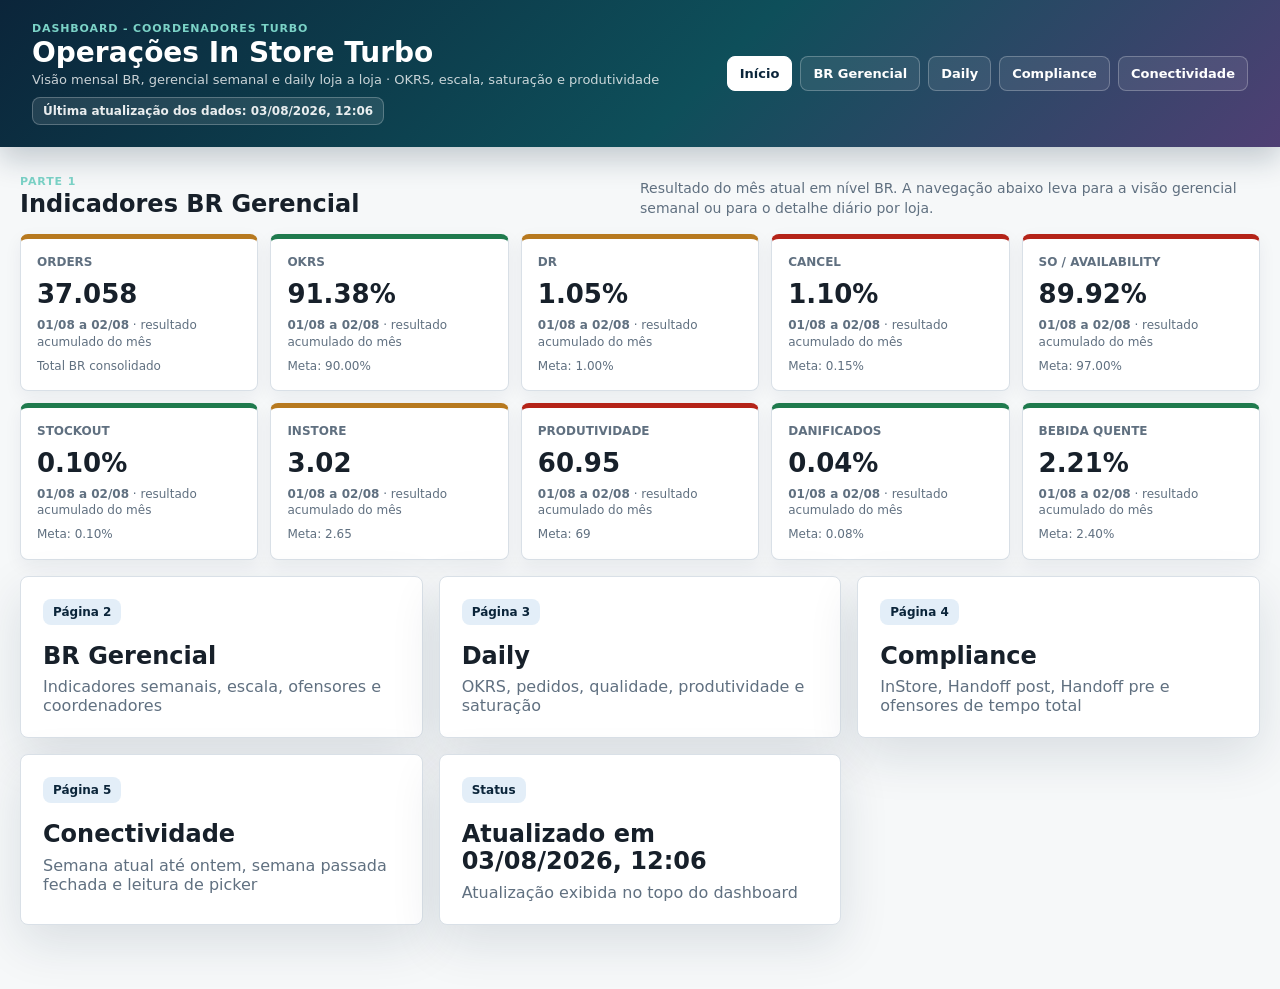
<file: index.html>
<!doctype html>
<html lang="pt-BR">
  <head>
    <meta charset="utf-8" />
    <meta name="viewport" content="width=device-width, initial-scale=1" />
    <title>Operações In Store Turbo - 27/04/2026</title>
    <link rel="stylesheet" href="./styles.css" />
  </head>
  <body>
    <header class="topbar">
      <div>
        <p class="eyebrow">Dashboard - Coordenadores Turbo</p>
        <h1>Operações In Store Turbo</h1>
        <p class="meta">Visão mensal BR, gerencial semanal e daily loja a loja · OKRS, escala, saturação e produtividade</p>
        <p class="update-stamp" id="data-updated-at">Última atualização dos dados: carregando...</p>
      </div>
      <nav class="tabs" aria-label="Seções do dashboard">
        <a href="#home">Início</a>
        <a href="#br">BR Gerencial</a>
        <a href="#daily">Daily</a>
        <a href="#service">Compliance</a>
        <a href="#connectivity">Conectividade</a>
      </nav>
    </header>

    <main>
      <section id="home" class="section home-section">
        <div class="section-title">
          <div>
            <p class="eyebrow">Parte 1</p>
            <h2>Indicadores BR Gerencial</h2>
          </div>
          <p class="section-note">Resultado do mês atual em nível BR. A navegação abaixo leva para a visão gerencial semanal ou para o detalhe diário por loja.</p>
        </div>
        <div class="kpi-grid dense" id="month-kpis"></div>
        <div class="home-grid">
          <a class="home-card" href="#br">
            <span>Página 2</span>
            <strong>BR Gerencial</strong>
            <em>Indicadores semanais, escala, ofensores e coordenadores</em>
          </a>
          <a class="home-card" href="#daily">
            <span>Página 3</span>
            <strong>Daily</strong>
            <em>OKRS, pedidos, qualidade, produtividade e saturação</em>
          </a>
          <a class="home-card" href="#service">
            <span>Página 4</span>
            <strong>Compliance</strong>
            <em>InStore, Handoff post, Handoff pre e ofensores de tempo total</em>
          </a>
          <a class="home-card" href="#connectivity">
            <span>Página 5</span>
            <strong>Conectividade</strong>
            <em>Semana atual até ontem, semana passada fechada e leitura de picker</em>
          </a>
          <div class="home-card home-card-static">
            <span>Status</span>
            <strong id="home-update-card">Dados carregados</strong>
            <em>Atualização exibida no topo do dashboard</em>
          </div>
        </div>
      </section>

      <section id="br" class="section">
        <div class="section-title">
          <div>
            <p class="eyebrow">Parte 1</p>
            <h2>Indicadores BR Gerencial</h2>
          </div>
          <p class="section-note">Visão mês vs última semana com foco em produtividade, qualidade, disponibilidade e ofensores.</p>
        </div>

        <div class="kpi-grid dense" id="br-kpis"></div>

        <article class="panel br-compare-panel">
          <div class="panel-head">
            <h3>Mês x Última Semana</h3>
            <span class="pill">BR</span>
          </div>
          <p class="chart-note">Comparação entre Abril MTD e última semana fechada, com delta absoluto e direção operacional.</p>
          <div class="table-wrap compare-table-wrap">
            <table id="br-compare-table" class="compare-table"></table>
          </div>
        </article>

        <article class="panel weekly-instore-panel">
          <div class="panel-head">
            <h3>InStore - últimas 4 semanas</h3>
            <span class="pill">Assign + Picking + Packing</span>
          </div>
          <p class="chart-note">Barras empilhadas mostram a composição do InStore. As linhas mostram produtividade e lojas dentro da meta de InStore ≤ 2.57.</p>
          <div class="chart-shell weekly-instore-shell">
            <canvas id="weekly-instore-chart" height="560"></canvas>
          </div>
          <div class="table-wrap">
            <table id="weekly-instore-table" class="compact-table"></table>
          </div>
        </article>

        <article class="panel">
          <div class="panel-head">
            <h3>Compliance BR</h3>
            <span class="pill" id="br-picking-compliance-pill">Última semana fechada</span>
          </div>
          <div class="table-wrap sticky-head-wrap">
            <table id="br-picking-compliance-table" class="compact-table"></table>
          </div>
        </article>

        <article class="panel insight-panel">
          <div class="panel-head">
            <h3>Principais insights</h3>
            <span class="pill danger">Atenção</span>
          </div>
          <ul id="br-insights" class="insight-list"></ul>
        </article>

        <article class="panel">
          <div class="panel-head">
            <h3>Prioridades de lojas ofensoras</h3>
            <span class="pill">Mês + semana + escala</span>
          </div>
          <div class="table-wrap">
            <table id="offenders-table"></table>
          </div>
        </article>
      </section>

      <section id="daily" class="section">
        <div class="section-title">
          <div>
            <p class="eyebrow">Daily</p>
            <h2>Daily</h2>
          </div>
          <p class="section-note">Painel por loja com resultado do dia anterior, detalhes operacionais e leitura de saturação quando disponível.</p>
        </div>

        <article class="panel">
          <div class="panel-head">
            <h3>Resultado D-1 BR</h3>
            <span class="pill" id="daily-br-date-pill">D-1</span>
          </div>
          <div class="kpi-grid dense" id="daily-br-kpis"></div>
        </article>

        <article class="panel">
          <div class="panel-head">
            <h3>InStore e Handoff compliance BR</h3>
            <span class="pill" id="daily-service-compliance-pill">D-1</span>
          </div>
          <div class="kpi-grid dense" id="daily-service-compliance-kpis"></div>
        </article>

        <article class="panel">
          <div class="panel-head">
            <h3>Gerencial BR por hora</h3>
            <span class="pill">Orders · InStore · Handoff</span>
          </div>
          <div class="table-wrap sticky-head-wrap">
            <table id="daily-br-hourly-table" class="compact-table"></table>
          </div>
        </article>

        <article class="panel">
          <div class="panel-head">
            <h3>InStore compliance por loja</h3>
            <span class="pill">Todas as lojas</span>
          </div>
          <div class="table-wrap sticky-head-wrap">
            <table id="daily-store-compliance-table" class="compact-table"></table>
          </div>
        </article>

        <article class="panel">
          <div class="panel-head">
            <h3>Resumo D-1 por loja</h3>
            <span class="pill" id="daily-date-pill">D-1</span>
          </div>
          <div class="daily-controls">
            <label for="daily-store-select">Loja</label>
            <select id="daily-store-select"></select>
          </div>
          <div class="kpi-grid dense" id="daily-kpis"></div>
          <div id="daily-store-detail" class="daily-detail"></div>
        </article>

        <article class="panel">
          <div class="panel-head">
            <h3>Loja por hora</h3>
            <span class="pill" id="daily-store-hourly-pill">Orders · InStore · Handoff</span>
          </div>
          <div class="table-wrap sticky-head-wrap">
            <table id="daily-store-hourly-table" class="compact-table"></table>
          </div>
        </article>

        <article class="panel">
          <div class="panel-head">
            <h3>Tempos e orders por picker</h3>
            <span class="pill danger">Ofensores da loja</span>
          </div>
          <div class="table-wrap">
            <table id="daily-picker-table" class="compact-table"></table>
          </div>
        </article>

        <article class="panel">
          <div class="panel-head">
            <h3>Compliance D-1</h3>
            <span class="pill" id="daily-picking-compliance-pill">D-1</span>
          </div>
          <div class="table-wrap sticky-head-wrap">
            <table id="daily-picking-compliance-table" class="compact-table"></table>
          </div>
        </article>

        <article class="panel">
          <div class="panel-head">
            <h3>Ranking de atenção D-1</h3>
            <span class="pill danger">Todas as lojas</span>
          </div>
          <div class="table-wrap">
            <table id="daily-table" class="compact-table"></table>
          </div>
        </article>
      </section>

      <section id="service" class="section">
        <div class="section-title">
          <div>
            <p class="eyebrow">Compliance</p>
            <h2>InStore e Handoff</h2>
          </div>
          <p class="section-note">Semana passada fechada com metas fixas: InStore ≤ 2,6, Handoff post ≤ 0,9 e Handoff pre ≤ 1,5. A visão destaca lojas com tempo total acima de 12 e a etapa mais ofensora.</p>
        </div>

        <article class="panel">
          <div class="panel-head">
            <h3>Resumo BR da semana</h3>
            <span class="pill" id="service-period-pill">Semana passada</span>
          </div>
          <div class="kpi-grid dense" id="service-kpis"></div>
        </article>

        <article class="panel">
          <div class="panel-head">
            <h3>Compliance BR por dia</h3>
            <span class="pill">Dia da semana</span>
          </div>
          <div class="table-wrap sticky-head-wrap">
            <table id="service-day-table" class="compact-table"></table>
          </div>
        </article>

        <article class="panel">
          <div class="panel-head">
            <h3>Lojas com tempo total acima de 12</h3>
            <span class="pill danger">Ofensores</span>
          </div>
          <div class="table-wrap sticky-head-wrap">
            <table id="service-offenders-table" class="compact-table"></table>
          </div>
        </article>

        <article class="panel">
          <div class="panel-head">
            <h3>Visão geral por loja</h3>
            <span class="pill">Semana fechada</span>
          </div>
          <div class="table-wrap sticky-head-wrap">
            <table id="service-store-table" class="compact-table"></table>
          </div>
        </article>

        <article class="panel">
          <div class="panel-head">
            <h3>Loja por dia da semana</h3>
            <span class="pill">Todas as lojas</span>
          </div>
          <div class="daily-controls">
            <label for="service-store-filter">Loja</label>
            <select id="service-store-filter"></select>
          </div>
          <div class="table-wrap sticky-head-wrap">
            <table id="service-store-day-table" class="compact-table"></table>
          </div>
        </article>
      </section>

      <section id="escala" class="section">
        <div class="section-title">
          <div>
            <p class="eyebrow">Parte 1.2</p>
            <h2>Pickers, forecast e escala</h2>
          </div>
          <p class="section-note">A visão usa a fórmula customizada de pickers necessários, considerando tempo em loja, orders por hora e apoio de recebimento.</p>
        </div>

        <article class="panel gap-panel">
            <div class="panel-head">
              <h3>Gap gerencial por loja</h3>
              <span class="pill warning">Todas as lojas</span>
            </div>
            <div class="chart-shell extra-tall">
              <canvas id="pickerGapChart" height="720"></canvas>
            </div>
            <div class="table-wrap">
              <table id="picker-gap-table" class="compact-table"></table>
            </div>
        </article>

        <article class="panel">
          <div class="panel-head">
            <h3>Sugestão de ajuste de HC</h3>
            <span class="pill warning">HC Preview + Delta BR</span>
          </div>
          <p class="chart-note">Need HC considera escala operacional por dia: madrugada, AM, PM e intermediários para picos, jornada 7h20, 6x1, sábado com time completo, dias úteis com 20% de folga e domingo com 30% do time em folga. Helppi entra só como cobertura pontual de pico, limitado a 3 por dia e 6 por semana por loja.</p>
          <div class="kpi-grid dense hc-summary" id="hc-adjust-summary"></div>
          <div class="table-wrap">
            <table id="hc-adjust-table" class="compact-table"></table>
          </div>
          <div class="table-wrap slim">
            <table id="hc-transfer-table" class="compact-table"></table>
          </div>
        </article>

        <article class="panel">
          <div class="panel-head">
            <h3>Sugestão de escala - lojas ofensoras</h3>
            <span class="pill danger">Top 5 InStore</span>
          </div>
          <p class="chart-note">Sugestão por dia e turno para as 5 lojas mais ofensoras em InStore. Jornada usada: 7h20. Domingo considera 30% do time em folga.</p>
          <div class="table-wrap">
            <table id="offender-schedule-table" class="compact-table"></table>
          </div>
        </article>

      </section>

      <section id="connectivity" class="section">
        <div class="section-title">
          <div>
            <p class="eyebrow">Parte 1.3</p>
            <h2>Conectividade</h2>
          </div>
          <p class="section-note">Leitura concentrada de conectividade, picking, intervalos, reception e outras atividades. A semana atual respeita o corte de ontem.</p>
        </div>

        <article class="panel">
          <div class="panel-head">
            <h3>Gerencial BR da semana atual</h3>
            <span class="pill" id="connectivity-current-pill">Semana atual</span>
          </div>
          <p class="chart-note">Modelo BR por dia e hora com separação entre picking, rest, reception e outras atividades. O delta usa apenas `pickers in picking` contra o need.</p>
          <div class="matrix-legend">
            <span><i class="heat bad"></i> Delta negativo</span>
            <span><i class="heat ok"></i> Cobertura neutra</span>
            <span><i class="heat good"></i> Sobra de cobertura</span>
          </div>
          <div class="table-wrap matrix-wrap">
            <table id="connectivity-current-table" class="matrix-table"></table>
          </div>
        </article>

        <article class="panel">
          <div class="panel-head">
            <h3>Semana passada completa por dia</h3>
            <span class="pill">Fechada</span>
          </div>
          <div class="table-wrap matrix-wrap">
            <table id="connectivity-previous-table" class="matrix-table"></table>
          </div>
        </article>

        <article class="panel">
          <div class="panel-head">
            <h3>Pickers ofensores da semana atual</h3>
            <span class="pill danger">Baixa aderência ao picking</span>
          </div>
          <p class="chart-note">Mostra pickers que apareceram em mais de 4 dias na semana e concentraram menos tempo no módulo de picking.</p>
          <div class="table-wrap sticky-head-wrap">
            <table id="connectivity-picker-offenders-table" class="compact-table"></table>
          </div>
        </article>

        <article class="panel">
          <div class="panel-head">
            <h3>Visão por loja</h3>
            <span class="pill">Filtro único</span>
          </div>
          <div class="daily-controls">
            <label for="connectivity-store-filter">Loja</label>
            <select id="connectivity-store-filter"></select>
          </div>
          <div class="connectivity-store-grid">
            <div>
              <div class="panel-subhead">
                <h4>Semana atual</h4>
                <span class="pill" id="connectivity-store-current-pill">Até ontem</span>
              </div>
              <div class="table-wrap matrix-wrap">
                <table id="connectivity-store-current-table" class="matrix-table store-matrix"></table>
              </div>
            </div>
            <div>
              <div class="panel-subhead">
                <h4>Semana passada</h4>
                <span class="pill">Fechada</span>
              </div>
              <div class="table-wrap matrix-wrap">
                <table id="connectivity-store-previous-table" class="matrix-table store-matrix"></table>
              </div>
            </div>
          </div>
        </article>
      </section>

      <section id="coords" class="section">
        <div class="section-title">
          <div>
            <p class="eyebrow">Parte 2</p>
            <h2>Visão por coordenadores</h2>
          </div>
          <p class="section-note">Indicadores mês e última semana, leitura semana x semana, escala/headcount e sugestões práticas.</p>
        </div>

        <div id="coord-grid" class="coord-grid"></div>

        <article class="panel">
          <div class="panel-head">
            <h3>Compliance por coordenador</h3>
            <span class="pill" id="coord-picking-compliance-pill">Última semana fechada</span>
          </div>
          <div class="table-wrap sticky-head-wrap">
            <table id="coord-picking-compliance-table" class="compact-table"></table>
          </div>
        </article>
      </section>
    </main>

    <script src="./scale_data.js?v=20260706"></script>
    <script src="./okrs_data.js?v=20260706"></script>
    <script src="./hc_gap_data.js?v=20260706"></script>
    <script src="./daily_data.js?v=20260706"></script>
    <script src="./weekly_instore_data.js?v=20260706"></script>
    <script src="./service_compliance_data.js?v=20260706"></script>
    <script src="./app.js?v=20260706"></script>
  </body>
</html>
</file>
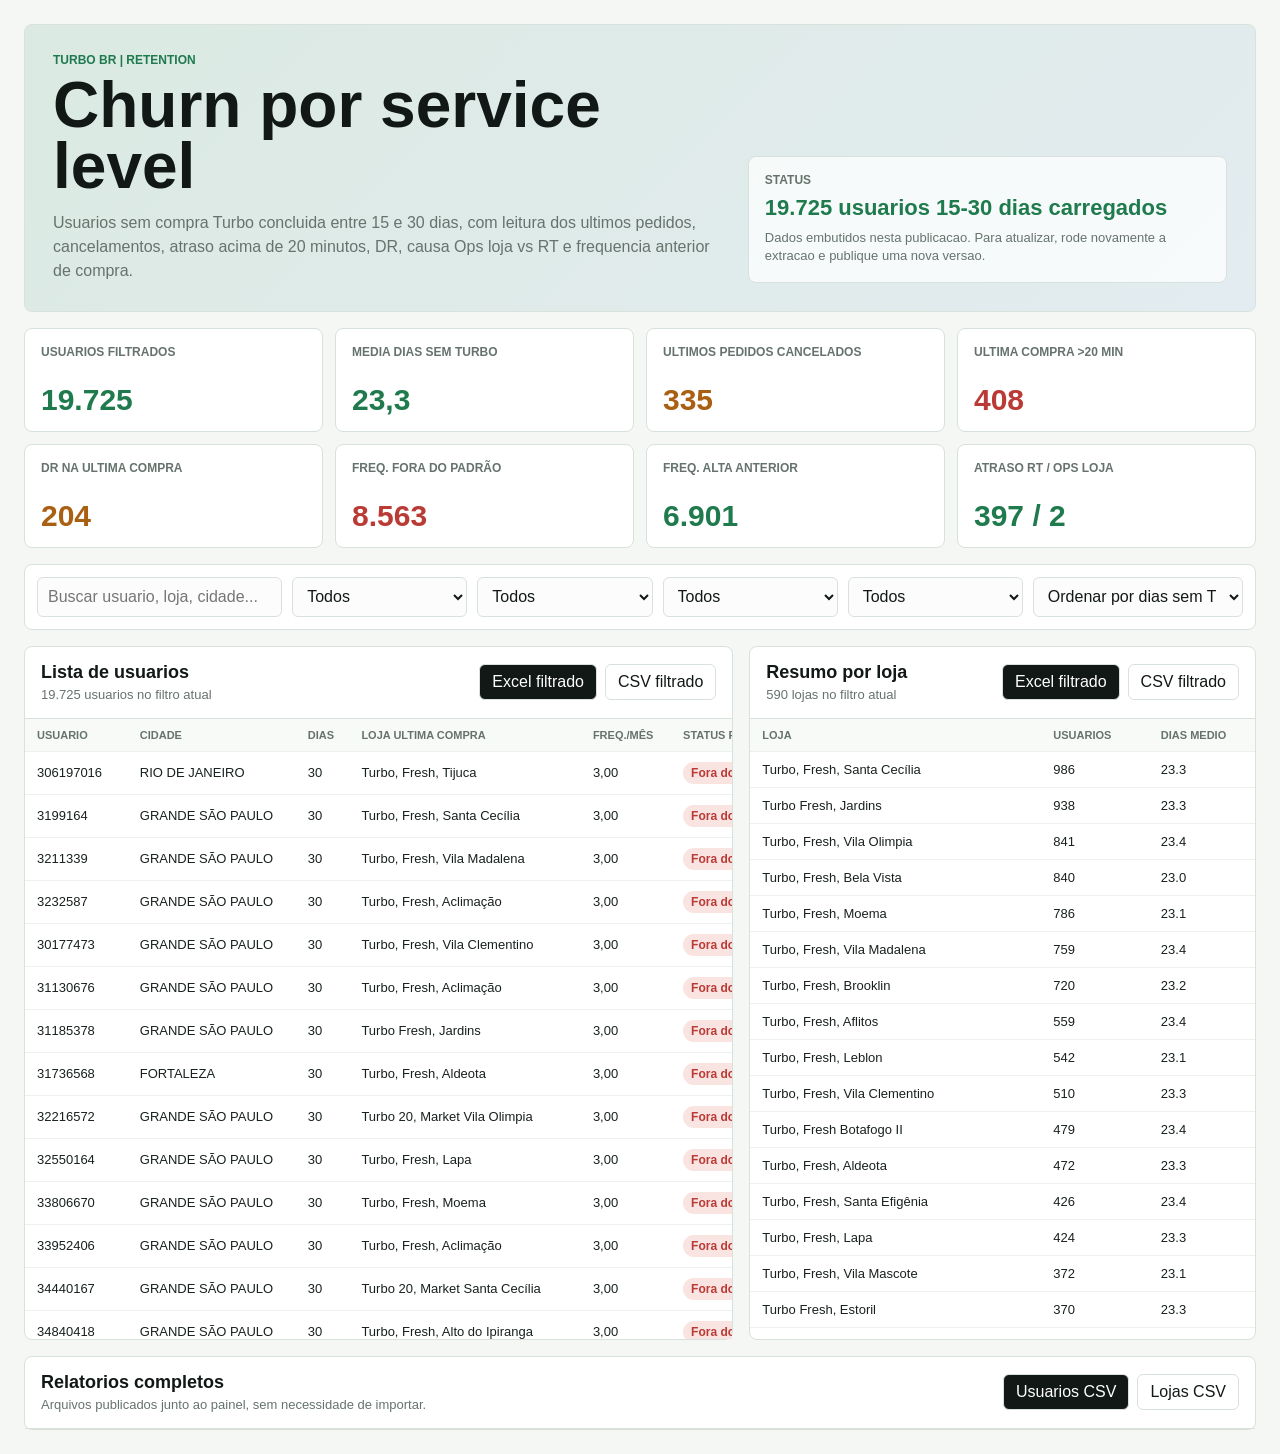
<file: dashboard/churn-service-level/index.html>
<!doctype html>
<html lang="pt-BR">
  <head>
    <meta charset="utf-8" />
    <meta name="viewport" content="width=device-width, initial-scale=1" />
    <title>Churn Turbo por Service Level</title>
    <meta name="description" content="Painel publico de churn Turbo por service level." />
    <link rel="stylesheet" href="styles.css" />
  </head>
  <body>
    <main class="page">
      <section class="hero">
        <div>
          <p class="eyebrow">Turbo BR | Retention</p>
          <h1>Churn por service level</h1>
          <p class="subtitle">
            Usuarios sem compra Turbo concluida entre 15 e 30 dias, com leitura dos ultimos pedidos,
            cancelamentos, atraso acima de 20 minutos, DR, causa Ops loja vs RT e frequencia anterior de compra.
          </p>
        </div>
        <div class="statusBox">
          <span>Status</span>
          <strong id="loadStatus">Carregando dados...</strong>
          <p>Dados embutidos nesta publicacao. Para atualizar, rode novamente a extracao e publique uma nova versao.</p>
        </div>
      </section>

      <section class="kpiGrid" aria-label="Resumo geral">
        <div class="kpi"><span>Usuarios filtrados</span><strong id="kpiUsers">-</strong></div>
        <div class="kpi"><span>Media dias sem Turbo</span><strong id="kpiDays">-</strong></div>
        <div class="kpi"><span>Ultimos pedidos cancelados</span><strong class="warn" id="kpiCancel">-</strong></div>
        <div class="kpi"><span>Ultima compra &gt;20 min</span><strong class="danger" id="kpiDelayed">-</strong></div>
        <div class="kpi"><span>DR na ultima compra</span><strong class="warn" id="kpiDr">-</strong></div>
        <div class="kpi"><span>Freq. fora do padrão</span><strong class="danger" id="kpiFrequencyOut">-</strong></div>
        <div class="kpi"><span>Freq. alta anterior</span><strong id="kpiHighFrequency">-</strong></div>
        <div class="kpi"><span>Atraso RT / Ops loja</span><strong id="kpiRoots">-</strong></div>
      </section>

      <section class="filters" aria-label="Filtros">
        <input id="query" placeholder="Buscar usuario, loja, cidade..." />
        <select id="serviceLevel"></select>
        <select id="cityFilter"></select>
        <select id="storeFilter"></select>
        <select id="flagFilter">
          <option>Todos</option>
          <option>Cancelados</option>
          <option>Atrasados &gt;20</option>
          <option>DR</option>
          <option>Frequência fora do padrão</option>
          <option>Frequência alta</option>
          <option>Ops loja</option>
          <option>RT</option>
        </select>
        <select id="sortKey">
          <option value="days_since_last_turbo">Ordenar por dias sem Turbo</option>
          <option value="purchase_frequency_month_before_last">Ordenar por frequência</option>
          <option value="consecutive_cancelled_orders">Ordenar por cancelamentos</option>
          <option value="last_deliver_to_user_min">Ordenar por tempo</option>
        </select>
      </section>

      <section class="split">
        <article class="panel">
          <div class="panelHead">
            <div>
              <h2>Lista de usuarios</h2>
              <p id="usersCount">-</p>
            </div>
            <div class="actions">
              <button id="downloadUsersExcel">Excel filtrado</button>
              <button id="downloadUsersCsv">CSV filtrado</button>
            </div>
          </div>
          <div class="tableWrap">
            <table>
              <thead>
                <tr>
                  <th>Usuario</th>
                  <th>Cidade</th>
                  <th>Dias</th>
                  <th>Loja ultima compra</th>
                  <th>Freq./mês</th>
                  <th>Status freq.</th>
                  <th>SL</th>
                  <th>Cancel.</th>
                  <th>DR</th>
                  <th>Causa</th>
                </tr>
              </thead>
              <tbody id="usersBody"></tbody>
            </table>
          </div>
        </article>

        <article class="panel">
          <div class="panelHead">
            <div>
              <h2>Resumo por loja</h2>
              <p id="storesCount">-</p>
            </div>
            <div class="actions">
              <button id="downloadStoresExcel">Excel filtrado</button>
              <button id="downloadStoresCsv">CSV filtrado</button>
            </div>
          </div>
          <div class="tableWrap">
            <table>
              <thead>
                <tr>
                  <th>Loja</th>
                  <th>Usuarios</th>
                  <th>Dias medio</th>
                  <th>Freq./mês</th>
                  <th>Fora padrão</th>
                  <th>&gt;20</th>
                  <th>DR</th>
                  <th>Cancel.</th>
                  <th>RT</th>
                  <th>Ops</th>
                </tr>
              </thead>
              <tbody id="storesBody"></tbody>
            </table>
          </div>
        </article>
      </section>

      <section class="panel wide">
        <div class="panelHead">
          <div>
            <h2>Relatorios completos</h2>
            <p>Arquivos publicados junto ao painel, sem necessidade de importar.</p>
          </div>
          <div class="actions">
            <a class="button" href="data/churn_users_report.csv" download>Usuarios CSV</a>
            <a class="button" href="data/churn_store_report.csv" download>Lojas CSV</a>
          </div>
        </div>
      </section>
    </main>
    <script src="app.js"></script>
  </body>
</html>
</file>
<file: styles.css>
:root {
  --ink: #17202a;
  --muted: #607080;
  --line: #d9e0e7;
  --paper: #f6f8f9;
  --panel: #ffffff;
  --navy: #0b253a;
  --teal: #006d77;
  --green: #1f7a4d;
  --green-soft: #dcefe5;
  --amber: #b7791f;
  --amber-soft: #fff1c7;
  --red: #b42318;
  --red-soft: #fce1dc;
  --blue-soft: #e3eef8;
  --violet: #6b4fa3;
  --shadow: 0 18px 50px rgba(18, 38, 63, 0.12);
  font-family: Inter, ui-sans-serif, system-ui, -apple-system, BlinkMacSystemFont, "Segoe UI", sans-serif;
}

* {
  box-sizing: border-box;
}

html {
  scroll-behavior: smooth;
}

body {
  margin: 0;
  color: var(--ink);
  background: var(--paper);
}

.topbar {
  position: sticky;
  top: 0;
  z-index: 10;
  display: flex;
  justify-content: space-between;
  gap: 28px;
  align-items: center;
  padding: 22px 32px;
  color: #fff;
  background: linear-gradient(135deg, #0b253a 0%, #0e4f5a 55%, #4f3f74 100%);
  box-shadow: 0 12px 28px rgba(11, 37, 58, 0.22);
}

.topbar h1 {
  margin: 3px 0 5px;
  font-size: 28px;
  line-height: 1.05;
  letter-spacing: 0;
}

.eyebrow {
  margin: 0;
  color: #7bd3c7;
  font-size: 11px;
  font-weight: 800;
  letter-spacing: 0.08em;
  text-transform: uppercase;
}

.meta {
  margin: 0;
  color: rgba(255, 255, 255, 0.78);
  font-size: 13px;
}

.update-stamp {
  display: inline-flex;
  margin: 10px 0 0;
  padding: 6px 10px;
  border: 1px solid rgba(255, 255, 255, 0.24);
  border-radius: 8px;
  color: rgba(255, 255, 255, 0.9);
  background: rgba(255, 255, 255, 0.1);
  font-size: 12px;
  font-weight: 800;
}

.tabs {
  display: flex;
  gap: 8px;
  flex-wrap: wrap;
  justify-content: flex-end;
}

.tabs a {
  color: #fff;
  text-decoration: none;
  border: 1px solid rgba(255, 255, 255, 0.25);
  padding: 9px 12px;
  border-radius: 8px;
  font-weight: 700;
  font-size: 13px;
  background: rgba(255, 255, 255, 0.08);
}

.tabs a.active {
  color: var(--navy);
  background: #fff;
  border-color: #fff;
}

main {
  width: min(1440px, calc(100% - 40px));
  margin: 28px auto 64px;
}

.section {
  margin-bottom: 36px;
}

body[data-page="home"] main > .section:not(#home),
body[data-page="gerencial"] #home,
body[data-page="gerencial"] #daily,
body[data-page="gerencial"] #service,
body[data-page="gerencial"] #connectivity,
body[data-page="daily"] #home,
body[data-page="daily"] #br,
body[data-page="daily"] #service,
body[data-page="daily"] #escala,
body[data-page="daily"] #coords,
body[data-page="daily"] #connectivity,
body[data-page="service"] #home,
body[data-page="service"] #br,
body[data-page="service"] #daily,
body[data-page="service"] #escala,
body[data-page="service"] #coords,
body[data-page="service"] #connectivity,
body[data-page="connectivity"] #home,
body[data-page="connectivity"] #br,
body[data-page="connectivity"] #daily,
body[data-page="connectivity"] #service,
body[data-page="connectivity"] #escala,
body[data-page="connectivity"] #coords {
  display: none;
}

.home-grid {
  display: grid;
  grid-template-columns: repeat(3, minmax(0, 1fr));
  gap: 16px;
}

.home-card {
  display: block;
  min-height: 145px;
  padding: 22px;
  color: var(--ink);
  text-decoration: none;
  border: 1px solid var(--line);
  border-radius: 8px;
  background: var(--panel);
  box-shadow: var(--shadow);
}

.home-card span {
  display: inline-flex;
  margin-bottom: 18px;
  padding: 6px 10px;
  border-radius: 8px;
  color: var(--navy);
  background: var(--blue-soft);
  font-size: 12px;
  font-weight: 900;
}

.home-card strong {
  display: block;
  font-size: 24px;
  line-height: 1.12;
}

.home-card em {
  display: block;
  margin-top: 8px;
  color: var(--muted);
  font-style: normal;
}

.home-card-static {
  cursor: default;
}

.section-title {
  display: flex;
  align-items: end;
  justify-content: space-between;
  gap: 20px;
  margin-bottom: 16px;
}

.section-title h2 {
  margin: 2px 0 0;
  font-size: 24px;
  letter-spacing: 0;
}

.section-note {
  max-width: 620px;
  margin: 0;
  color: var(--muted);
  font-size: 14px;
  line-height: 1.45;
}

.store-link {
  color: var(--navy);
  text-decoration: underline;
  text-decoration-thickness: 2px;
  text-underline-offset: 3px;
}

.daily-controls {
  display: flex;
  align-items: center;
  gap: 10px;
  margin: 0 0 16px;
}

.daily-controls label {
  color: var(--muted);
  font-size: 12px;
  font-weight: 900;
  text-transform: uppercase;
}

.daily-controls select {
  min-width: 280px;
  padding: 10px 12px;
  border: 1px solid var(--line);
  border-radius: 8px;
  color: var(--ink);
  background: #fff;
  font: inherit;
  font-weight: 800;
}

.daily-detail {
  margin-top: 16px;
}

.detail-band {
  display: grid;
  grid-template-columns: 0.7fr 1.3fr 1.3fr;
  gap: 12px;
}

.detail-band div {
  padding: 14px;
  border: 1px solid var(--line);
  border-radius: 8px;
  background: #f7fafb;
}

.detail-band span {
  display: block;
  margin-bottom: 6px;
  color: var(--muted);
  font-size: 11px;
  font-weight: 900;
  text-transform: uppercase;
}

.detail-band strong {
  display: block;
  line-height: 1.35;
}

.detail-band small,
.ops-grid small {
  display: block;
  margin-top: 4px;
  color: var(--muted);
  font-size: 12px;
  font-weight: 700;
  line-height: 1.3;
}

.ops-grid {
  display: grid;
  grid-template-columns: repeat(7, minmax(0, 1fr));
  gap: 10px;
  margin-top: 12px;
}

.ops-grid div {
  padding: 12px;
  border: 1px solid var(--line);
  border-radius: 8px;
  background: #fff;
}

.ops-grid span {
  display: block;
  margin-bottom: 6px;
  color: var(--muted);
  font-size: 11px;
  font-weight: 900;
  text-transform: uppercase;
}

.ops-grid strong {
  display: block;
  color: var(--ink);
  font-size: 18px;
  line-height: 1.25;
}

.kpi-grid {
  display: grid;
  grid-template-columns: repeat(6, minmax(0, 1fr));
  gap: 12px;
  margin-bottom: 16px;
}

.kpi-grid.dense {
  grid-template-columns: repeat(5, minmax(0, 1fr));
}

.kpi {
  min-height: 124px;
  padding: 16px;
  border-radius: 8px;
  background: var(--panel);
  border: 1px solid var(--line);
  box-shadow: 0 6px 18px rgba(18, 38, 63, 0.06);
}

.kpi.green {
  border-top: 5px solid var(--green);
}

.kpi.amber {
  border-top: 5px solid var(--amber);
}

.kpi.red {
  border-top: 5px solid var(--red);
}

.kpi .label {
  margin: 0 0 10px;
  color: var(--muted);
  font-size: 12px;
  font-weight: 800;
  text-transform: uppercase;
}

.kpi .value {
  margin: 0;
  font-size: 26px;
  font-weight: 900;
  letter-spacing: 0;
}

.kpi .sub {
  margin: 8px 0 0;
  color: var(--muted);
  font-size: 12px;
  line-height: 1.35;
}

.layout-2 {
  display: grid;
  grid-template-columns: minmax(0, 1.25fr) minmax(360px, 0.75fr);
  gap: 16px;
  margin-bottom: 16px;
}

.panel {
  min-width: 0;
  background: var(--panel);
  border: 1px solid var(--line);
  border-radius: 8px;
  padding: 18px;
  box-shadow: var(--shadow);
}

.panel-head {
  display: flex;
  justify-content: space-between;
  align-items: center;
  gap: 12px;
  margin-bottom: 14px;
}

.panel h3 {
  margin: 0;
  font-size: 16px;
}

.pill {
  display: inline-flex;
  align-items: center;
  justify-content: center;
  min-height: 26px;
  padding: 5px 9px;
  border-radius: 999px;
  background: var(--blue-soft);
  color: var(--navy);
  font-size: 12px;
  font-weight: 800;
  white-space: nowrap;
}

.pill.warning {
  background: var(--amber-soft);
  color: var(--amber);
}

.pill.danger {
  background: var(--red-soft);
  color: var(--red);
}

.chart-shell {
  position: relative;
  width: 100%;
  min-height: 260px;
}

.chart-shell.tall {
  min-height: 340px;
}

.chart-shell.extra-tall {
  min-height: 760px;
}

.chart-shell.compare-scroll {
  max-height: 430px;
  min-height: 390px;
  overflow-y: auto;
  padding-bottom: 8px;
}

.br-compare-panel {
  margin-bottom: 16px;
}

.weekly-instore-panel {
  margin-bottom: 16px;
}

.weekly-instore-shell {
  min-height: 560px;
  margin-bottom: 12px;
}

.compare-table-wrap {
  max-height: none;
}

.compare-table {
  min-width: 760px;
}

.compare-table td:nth-child(2),
.compare-table td:nth-child(3),
.compare-table td:nth-child(4) {
  font-weight: 900;
}

canvas {
  width: 100%;
  display: block;
}

.chart-note {
  margin: -4px 0 10px;
  color: var(--muted);
  font-size: 12px;
  line-height: 1.4;
}

.insight-list {
  display: grid;
  gap: 12px;
  padding: 0;
  margin: 0;
  list-style: none;
}

.insight-list li {
  padding: 12px;
  border-radius: 8px;
  background: #f7fafb;
  border-left: 5px solid var(--teal);
  color: #26323d;
  line-height: 1.45;
}

.formula-card {
  padding: 14px;
  border: 1px solid #d6e7e5;
  border-radius: 8px;
  background: #f2fbf9;
  margin-bottom: 12px;
}

.formula-card p {
  margin: 0 0 8px;
  line-height: 1.45;
}

.formula-card p:last-child {
  margin-bottom: 0;
}

.muted {
  color: var(--muted);
}

.matrix-legend {
  display: flex;
  gap: 16px;
  flex-wrap: wrap;
  margin: -4px 0 12px;
  color: var(--muted);
  font-size: 12px;
  font-weight: 800;
}

.heat {
  display: inline-block;
  width: 14px;
  height: 14px;
  margin-right: 5px;
  border-radius: 3px;
  vertical-align: -2px;
}

.heat.bad,
.heat-bad {
  background: #f7c7c2;
  color: #8f1b13;
  font-weight: 900;
}

.heat.ok,
.heat-ok {
  background: #fff1c7;
  color: #8a5b11;
  font-weight: 900;
}

.heat.good,
.heat-good {
  background: #dcefe5;
  color: #1f6f48;
  font-weight: 900;
}

.table-wrap {
  overflow: auto;
  max-height: 620px;
}

.table-wrap.slim {
  margin-bottom: 14px;
}

table {
  width: 100%;
  border-collapse: separate;
  border-spacing: 0;
  min-width: 900px;
  font-size: 13px;
}

th,
td {
  padding: 10px 11px;
  border-bottom: 1px solid var(--line);
  text-align: left;
  vertical-align: middle;
}

th {
  position: static;
  color: #fff;
  background: var(--navy);
  font-size: 12px;
  text-transform: uppercase;
}

.matrix-wrap {
  width: 100%;
  max-width: 100%;
  overflow: auto;
  max-height: 680px;
  border: 1px solid var(--line);
  border-radius: 8px;
}

.gap-panel {
  margin-bottom: 16px;
}

.gap-panel .chart-shell {
  max-height: 680px;
  overflow-y: auto;
  border-bottom: 1px solid var(--line);
  margin-bottom: 14px;
}

.matrix-table {
  width: 100%;
  min-width: 1320px;
  table-layout: fixed;
  font-size: 12px;
}

.matrix-table .day-col {
  width: 140px;
}

.matrix-table .metric-col {
  width: 120px;
}

.matrix-table .total-col {
  width: 84px;
}

.matrix-table .hour-col {
  width: 40px;
}

.matrix-table th {
  position: sticky;
  top: 0;
  text-align: center;
  z-index: 3;
}

.matrix-table td {
  padding: 7px 6px;
  text-align: center;
  white-space: nowrap;
}

.matrix-table th:first-child {
  position: sticky;
  left: 0;
  z-index: 4;
}

.matrix-table th:nth-child(2) {
  position: sticky;
  left: 140px;
  z-index: 4;
}

.matrix-table th:nth-child(3) {
  position: sticky;
  left: 260px;
  z-index: 4;
}

.matrix-table .day-cell,
.matrix-table .metric-cell,
.matrix-table .total-cell {
  position: sticky;
  z-index: 2;
  background: #fff;
}

.matrix-table .day-cell {
  left: 0;
  width: 140px;
  min-width: 140px;
  text-align: left;
  border-right: 1px solid var(--line);
}

.day-cell span {
  display: block;
  margin-top: 3px;
  color: var(--muted);
  font-size: 11px;
}

.metric-cell {
  left: 140px;
  width: 120px;
  min-width: 120px;
  text-align: left !important;
  font-weight: 800;
}

.total-cell {
  left: 260px;
  width: 84px;
  min-width: 84px;
  font-weight: 900;
  background: #f2f5f8 !important;
}

tr:hover td {
  background: #f9fbfc;
}

.status {
  display: inline-flex;
  align-items: center;
  min-height: 24px;
  padding: 4px 8px;
  border-radius: 999px;
  font-weight: 900;
  white-space: nowrap;
}

.status.green {
  background: var(--green-soft);
  color: var(--green);
}

.status.amber {
  background: var(--amber-soft);
  color: var(--amber);
}

.status.red {
  background: var(--red-soft);
  color: var(--red);
}

.coord-grid {
  display: grid;
  grid-template-columns: repeat(2, minmax(0, 1fr));
  gap: 16px;
}

.coord-card {
  background: var(--panel);
  border: 1px solid var(--line);
  border-radius: 8px;
  box-shadow: var(--shadow);
  overflow: hidden;
}

.coord-top {
  display: flex;
  justify-content: space-between;
  gap: 16px;
  padding: 16px 18px;
  color: #fff;
  background: linear-gradient(135deg, var(--navy), var(--teal));
}

.coord-top h3 {
  margin: 0;
  font-size: 18px;
}

.coord-top p {
  margin: 4px 0 0;
  color: rgba(255, 255, 255, 0.76);
  font-size: 12px;
}

.coord-body {
  padding: 16px 18px 18px;
}

.coord-metrics {
  display: grid;
  grid-template-columns: repeat(4, 1fr);
  gap: 8px;
  margin-bottom: 14px;
}

.coord-metrics.full {
  grid-template-columns: repeat(5, minmax(0, 1fr));
}

.mini-metric {
  padding: 10px;
  border-radius: 8px;
  background: #f7fafb;
  border: 1px solid var(--line);
}

.mini-metric span {
  display: block;
  color: var(--muted);
  font-size: 11px;
  font-weight: 800;
  text-transform: uppercase;
}

.mini-metric strong {
  display: block;
  margin-top: 4px;
  font-size: 16px;
}

.mini-metric em {
  display: block;
  margin-top: 4px;
  color: var(--muted);
  font-size: 11px;
  font-style: normal;
}

.coord-body h4 {
  margin: 16px 0 8px;
  font-size: 13px;
  text-transform: uppercase;
  color: var(--navy);
}

.panel-subhead {
  display: flex;
  align-items: center;
  justify-content: space-between;
  gap: 12px;
  margin: 0 0 10px;
}

.panel-subhead h4 {
  margin: 0;
  color: var(--navy);
  font-size: 14px;
}

.compact-table {
  min-width: 0;
  font-size: 12px;
}

.compact-table th {
  position: static;
}

.sticky-head-wrap .compact-table th {
  position: sticky;
  top: 0;
  z-index: 2;
}

.store-matrix {
  min-width: 1340px;
}

.store-matrix .day-col {
  width: 160px;
}

.store-matrix .day-cell {
  width: 160px;
  min-width: 160px;
}

.store-matrix .metric-cell {
  left: 160px;
}

.store-matrix .total-cell {
  left: 280px;
}

.store-matrix th:nth-child(2) {
  left: 160px;
}

.store-matrix th:nth-child(3) {
  left: 280px;
}

.suggestions {
  margin: 0;
  padding-left: 18px;
  color: #26323d;
  line-height: 1.45;
}

.connectivity-store-grid {
  display: grid;
  grid-template-columns: 1fr;
  gap: 18px;
  min-width: 0;
}

.connectivity-store-grid > div {
  min-width: 0;
}

.connectivity-store-grid .matrix-wrap {
  width: 100%;
  max-width: 100%;
}

#connectivity {
  min-width: 0;
}

#connectivity .panel {
  overflow: hidden;
}

#connectivity .matrix-wrap {
  display: block;
  max-width: 100%;
  overflow-x: auto;
  overflow-y: auto;
}

#connectivity .matrix-table th:not(:nth-child(-n + 3)),
#connectivity .matrix-table td:not(.day-cell):not(.metric-cell):not(.total-cell) {
  width: 40px;
  min-width: 40px;
}

@media (max-width: 1080px) {
  .topbar,
  .section-title {
    align-items: start;
    flex-direction: column;
  }

  .tabs {
    justify-content: flex-start;
  }

  .kpi-grid {
    grid-template-columns: repeat(3, 1fr);
  }

  .kpi-grid.dense,
  .coord-metrics.full {
    grid-template-columns: repeat(3, 1fr);
  }

  .layout-2,
  .coord-grid,
  .home-grid,
  .connectivity-store-grid,
  .detail-band,
  .ops-grid {
    grid-template-columns: 1fr;
  }
}

@media (max-width: 680px) {
  main {
    width: min(100% - 24px, 1440px);
  }

  .topbar {
    padding: 18px;
  }

  .kpi-grid,
  .coord-metrics {
    grid-template-columns: repeat(2, 1fr);
  }

  .kpi-grid.dense,
  .coord-metrics.full {
    grid-template-columns: repeat(2, 1fr);
  }
}
</file>
<file: dashboard/churn-service-level/styles.css>
:root {
  --background: #f5f7f4;
  --foreground: #18211f;
  --muted: #66736d;
  --line: #d9e1dc;
  --panel: #ffffff;
  --ink: #111816;
  --green: #1f7a4d;
  --blue: #256a8a;
  --amber: #a96012;
  --red: #ba3b35;
  --soft-green: #e4f3ea;
  --soft-red: #f9e4e2;
}

* { box-sizing: border-box; }
body {
  margin: 0;
  background: var(--background);
  color: var(--foreground);
  font-family: Arial, Helvetica, sans-serif;
}
button, input, select { font: inherit; }
button, .button {
  align-items: center;
  border: 1px solid var(--line);
  background: var(--ink);
  color: #ffffff;
  border-radius: 6px;
  cursor: pointer;
  display: inline-flex;
  min-height: 36px;
  padding: 0 12px;
  text-decoration: none;
}
.page { min-height: 100vh; padding: 24px; }
.hero {
  align-items: end;
  background: linear-gradient(135deg, rgba(31, 122, 77, 0.16), rgba(37, 106, 138, 0.13)), var(--panel);
  border: 1px solid var(--line);
  border-radius: 8px;
  display: grid;
  gap: 24px;
  grid-template-columns: 1.4fr 1fr;
  padding: 28px;
}
.eyebrow {
  color: var(--green);
  font-size: 12px;
  font-weight: 700;
  letter-spacing: 0;
  margin: 0 0 8px;
  text-transform: uppercase;
}
h1, h2, p { margin: 0; }
h1 {
  color: var(--ink);
  font-size: clamp(34px, 6vw, 64px);
  line-height: 0.95;
  max-width: 780px;
}
h2 { color: var(--ink); font-size: 18px; }
.subtitle {
  color: var(--muted);
  font-size: 16px;
  line-height: 1.5;
  margin-top: 14px;
  max-width: 780px;
}
.statusBox {
  background: rgba(255, 255, 255, 0.74);
  border: 1px solid var(--line);
  border-radius: 8px;
  padding: 16px;
}
.statusBox span, .kpi span {
  color: var(--muted);
  display: block;
  font-size: 12px;
  font-weight: 700;
  text-transform: uppercase;
}
.statusBox strong { color: var(--green); display: block; font-size: 22px; margin-top: 8px; }
.statusBox p { color: var(--muted); font-size: 13px; line-height: 1.4; margin-top: 8px; }
.kpiGrid {
  display: grid;
  gap: 12px;
  grid-template-columns: repeat(4, minmax(0, 1fr));
  margin-top: 16px;
}
.kpi {
  background: var(--panel);
  border: 1px solid var(--line);
  border-radius: 8px;
  min-height: 96px;
  padding: 16px;
}
.kpi span { min-height: 30px; }
.kpi strong {
  color: var(--green);
  display: block;
  font-size: 30px;
  line-height: 1;
  margin-top: 10px;
}
.kpi strong.warn { color: var(--amber); }
.kpi strong.danger { color: var(--red); }
.filters {
  background: var(--panel);
  border: 1px solid var(--line);
  border-radius: 8px;
  display: grid;
  gap: 10px;
  grid-template-columns: 1.4fr repeat(4, minmax(130px, 1fr)) 1.2fr;
  margin-top: 16px;
  padding: 12px;
}
.filters input, .filters select {
  background: #fbfcfb;
  border: 1px solid var(--line);
  border-radius: 6px;
  color: var(--ink);
  height: 40px;
  min-width: 0;
  padding: 0 10px;
}
.split {
  display: grid;
  gap: 16px;
  grid-template-columns: 1.4fr 1fr;
  margin-top: 16px;
}
.panel {
  background: var(--panel);
  border: 1px solid var(--line);
  border-radius: 8px;
  min-width: 0;
}
.panel.wide { margin-top: 16px; }
.panelHead {
  align-items: center;
  border-bottom: 1px solid var(--line);
  display: flex;
  gap: 16px;
  justify-content: space-between;
  min-height: 72px;
  padding: 14px 16px;
}
.panelHead p { color: var(--muted); font-size: 13px; margin-top: 4px; }
.actions { display: flex; flex-wrap: wrap; gap: 8px; }
.actions button:nth-child(even), .actions .button:nth-child(even) { background: #ffffff; color: var(--ink); }
.tableWrap { max-height: 620px; overflow: auto; }
table { border-collapse: collapse; font-size: 13px; min-width: 1080px; width: 100%; }
th, td {
  border-bottom: 1px solid #edf1ee;
  padding: 10px 12px;
  text-align: left;
  vertical-align: middle;
}
th {
  background: #f8faf8;
  color: var(--muted);
  font-size: 11px;
  font-weight: 800;
  position: sticky;
  text-transform: uppercase;
  top: 0;
  z-index: 1;
}
td {
  color: var(--foreground);
  max-width: 240px;
  overflow: hidden;
  text-overflow: ellipsis;
  white-space: nowrap;
}
.pill {
  background: var(--soft-green);
  border-radius: 999px;
  color: var(--green);
  display: inline-flex;
  font-size: 12px;
  font-weight: 700;
  justify-content: center;
  min-width: 70px;
  padding: 4px 8px;
}
.dangerBg { background: var(--soft-red); color: var(--red); }
@media (max-width: 1180px) {
  .hero, .split { grid-template-columns: 1fr; }
  .kpiGrid { grid-template-columns: repeat(2, minmax(0, 1fr)); }
  .filters { grid-template-columns: repeat(3, minmax(0, 1fr)); }
}
@media (max-width: 720px) {
  .page { padding: 12px; }
  .hero { padding: 18px; }
  .filters, .kpiGrid { grid-template-columns: 1fr; }
  .panelHead { align-items: start; flex-direction: column; }
  .actions { width: 100%; }
  .actions button, .actions .button { flex: 1; justify-content: center; }
}
</file>
